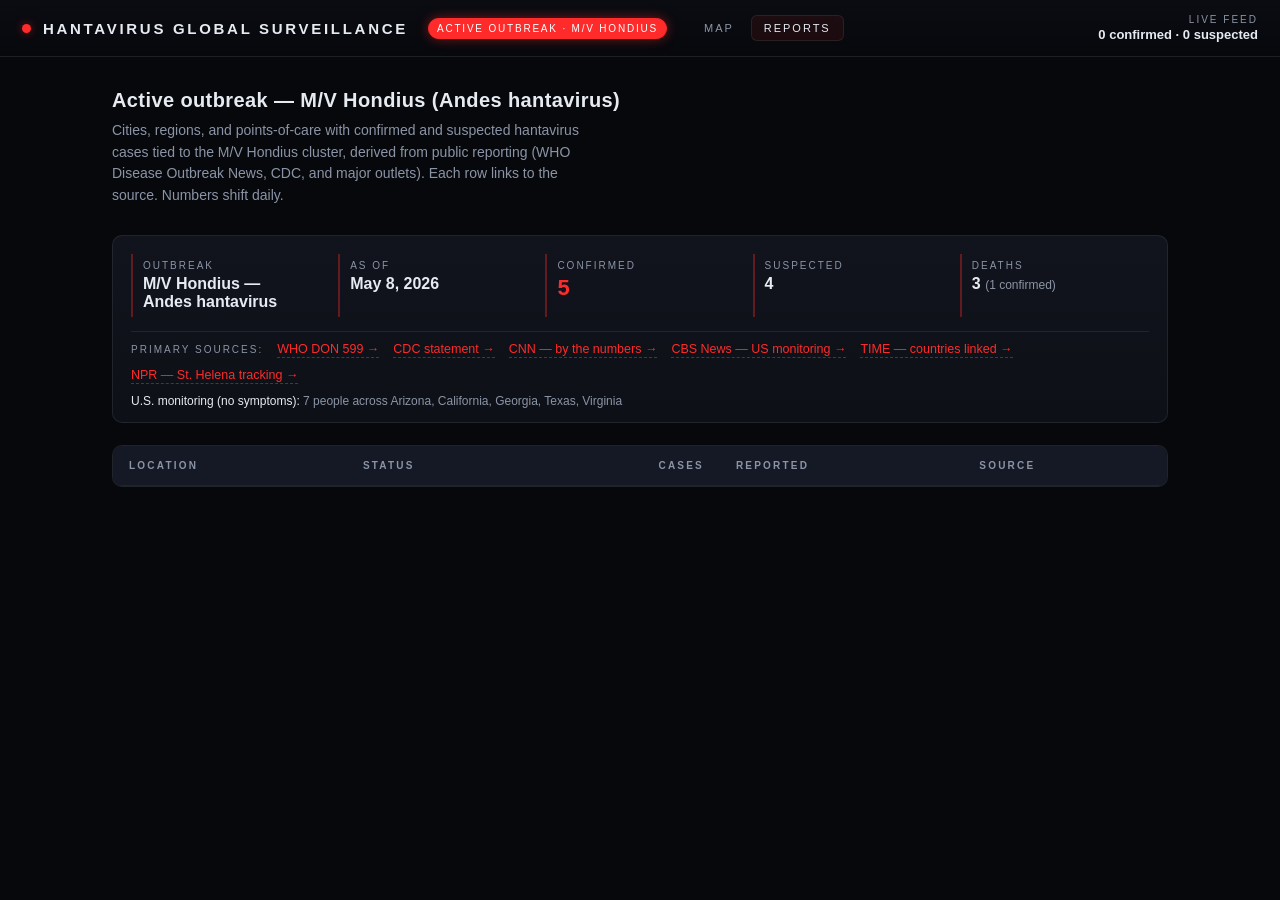
<file: reports.html>
<!DOCTYPE html>
<html lang="en">
<head>
  <meta charset="UTF-8" />
  <meta name="viewport" content="width=device-width, initial-scale=1.0" />
  <title>Hantavirus Reports — Confirmed Cases</title>
  <link rel="stylesheet" href="css/styles.css" />
</head>
<body class="page-reports">
  <header class="dashboard-header">
    <div class="title-block">
      <span class="status-dot"></span>
      <h1>Hantavirus Global Surveillance</h1>
      <span class="window-chip window-chip--outbreak">Active outbreak &middot; M/V Hondius</span>
    </div>
    <nav class="dashboard-nav" aria-label="Primary">
      <a class="dashboard-nav__link" href="index.html">Map</a>
      <a class="dashboard-nav__link is-active" href="reports.html">Reports</a>
    </nav>
    <div class="meta-block">
      <span class="meta-label" id="last-updated-label">Live feed</span>
      <span class="meta-value" id="case-total">— cases tracked</span>
    </div>
  </header>

  <main class="reports-main">
    <section class="reports-intro">
      <h2>Active outbreak — M/V Hondius (Andes hantavirus)</h2>
      <p>
        Cities, regions, and points-of-care with confirmed and suspected
        hantavirus cases tied to the M/V Hondius cluster, derived from public
        reporting (WHO Disease Outbreak News, CDC, and major outlets). Each
        row links to the source. Numbers shift daily.
      </p>
    </section>

    <section id="outbreak-summary" class="outbreak-summary">
      <!-- populated by reports.js -->
    </section>

    <section class="reports-table-wrap">
      <table class="reports-table">
        <thead>
          <tr>
            <th scope="col">Location</th>
            <th scope="col">Status</th>
            <th scope="col" class="num">Cases</th>
            <th scope="col">Reported</th>
            <th scope="col">Source</th>
          </tr>
        </thead>
        <tbody id="reports-tbody">
          <!-- populated by reports.js -->
        </tbody>
      </table>
    </section>
  </main>

  <script src="data/cases.js"></script>
  <script src="js/reports.js"></script>
</body>
</html>
</file>
<file: css/styles.css>
:root {
  --bg-0: #07080c;
  --bg-1: #0d1016;
  --bg-2: #141925;
  --line: rgba(255, 255, 255, 0.08);
  --text: #e6ebf2;
  --text-dim: #8b94a6;
  --red: #ff2b2b;
  --red-soft: rgba(255, 43, 43, 0.45);
  --red-faint: rgba(255, 43, 43, 0.12);
}

* {
  box-sizing: border-box;
}

html,
body {
  margin: 0;
  padding: 0;
  height: 100%;
  background: var(--bg-0);
  color: var(--text);
  font-family: "Inter", "Helvetica Neue", Arial, sans-serif;
  -webkit-font-smoothing: antialiased;
}

body {
  display: flex;
  flex-direction: column;
}

/* ---------- Header ---------- */
.dashboard-header {
  display: flex;
  align-items: center;
  justify-content: space-between;
  padding: 14px 22px;
  background: linear-gradient(180deg, #0a0c12 0%, #07080c 100%);
  border-bottom: 1px solid var(--line);
  z-index: 500;
}

.title-block {
  display: flex;
  align-items: center;
  gap: 12px;
}

.title-block h1 {
  font-size: 15px;
  font-weight: 600;
  letter-spacing: 0.18em;
  text-transform: uppercase;
  margin: 0;
  color: var(--text);
}

.status-dot {
  width: 9px;
  height: 9px;
  border-radius: 999px;
  background: var(--red);
  box-shadow: 0 0 10px var(--red-soft);
  animation: pulse-red 2.4s infinite ease-in-out;
}

.window-chip {
  font-size: 10px;
  letter-spacing: 0.18em;
  text-transform: uppercase;
  color: var(--red);
  border: 1px solid rgba(255, 43, 43, 0.45);
  background: rgba(255, 43, 43, 0.08);
  padding: 4px 8px;
  border-radius: 999px;
  margin-left: 8px;
  white-space: nowrap;
}

.window-chip--outbreak {
  color: #fff;
  background: var(--red);
  border-color: var(--red);
  box-shadow: 0 0 12px var(--red-soft);
  animation: pulse-red 2.4s infinite ease-in-out;
}

.dashboard-nav {
  display: flex;
  gap: 4px;
  margin-left: 24px;
}

.dashboard-nav__link {
  font-size: 11px;
  letter-spacing: 0.18em;
  text-transform: uppercase;
  color: var(--text-dim);
  text-decoration: none;
  padding: 6px 12px;
  border-radius: 6px;
  border: 1px solid transparent;
  transition: color 0.15s ease, background 0.15s ease, border-color 0.15s ease;
}

.dashboard-nav__link:hover {
  color: var(--text);
  background: rgba(255, 255, 255, 0.04);
}

.dashboard-nav__link.is-active {
  color: var(--text);
  border-color: var(--line);
  background: rgba(255, 43, 43, 0.08);
}

.meta-block {
  display: flex;
  flex-direction: column;
  align-items: flex-end;
  gap: 2px;
  margin-left: auto;
}

.meta-label {
  font-size: 10px;
  letter-spacing: 0.2em;
  text-transform: uppercase;
  color: var(--text-dim);
}

.meta-label.is-stale {
  color: #ffb84d;
}

.meta-value {
  font-size: 13px;
  font-weight: 600;
  color: var(--text);
}

/* ---------- Map ---------- */
main {
  position: relative;
  flex: 1;
  min-height: 0;
}

#map {
  position: absolute;
  inset: 0;
  background: var(--bg-0);
}

.leaflet-container {
  background: #07080c;
  font-family: inherit;
}

.leaflet-control-attribution {
  background: rgba(7, 8, 12, 0.7) !important;
  color: var(--text-dim) !important;
  border: 1px solid var(--line);
}

.leaflet-control-attribution a {
  color: var(--text) !important;
}

.leaflet-control-zoom a {
  background: #0d1016 !important;
  color: var(--text) !important;
  border: 1px solid var(--line) !important;
}

.leaflet-control-zoom a:hover {
  background: #141925 !important;
}

/* ---------- Case markers ---------- */
.case-marker-wrap {
  pointer-events: auto;
  display: flex;
  align-items: center;
  justify-content: center;
}

.case-marker {
  border-radius: 999px;
  background: #ff2b2b;
  box-shadow:
    0 0 12px rgba(255, 43, 43, 0.85),
    0 0 28px rgba(255, 43, 43, 0.45),
    0 0 60px rgba(255, 43, 43, 0.25);
  animation: pulse-red 2.4s infinite ease-in-out;
}

.case-marker--medium {
  box-shadow:
    0 0 16px rgba(255, 43, 43, 0.9),
    0 0 38px rgba(255, 43, 43, 0.5),
    0 0 80px rgba(255, 43, 43, 0.28);
  animation-duration: 2.8s;
}

.case-marker--large {
  box-shadow:
    0 0 22px rgba(255, 43, 43, 0.95),
    0 0 52px rgba(255, 43, 43, 0.55),
    0 0 110px rgba(255, 43, 43, 0.32);
  animation-duration: 3.4s;
}

/* Suspected cases get a hollow ring instead of a solid red core,
   so they read as "watch-list" not "confirmed". */
.case-marker--suspected {
  background: transparent;
  border: 2px solid var(--red);
  box-shadow:
    inset 0 0 6px rgba(255, 43, 43, 0.55),
    0 0 10px rgba(255, 43, 43, 0.5),
    0 0 24px rgba(255, 43, 43, 0.25);
}

@keyframes pulse-red {
  0% {
    transform: scale(0.92);
    opacity: 0.75;
  }
  50% {
    transform: scale(1.18);
    opacity: 1;
  }
  100% {
    transform: scale(0.92);
    opacity: 0.75;
  }
}

/* ---------- Popup ---------- */
.leaflet-popup-content-wrapper {
  background: #0d1016;
  color: var(--text);
  border: 1px solid var(--red);
  border-radius: 10px;
  box-shadow:
    0 10px 30px rgba(0, 0, 0, 0.6),
    0 0 0 1px rgba(255, 43, 43, 0.18);
  padding: 0;
}

.leaflet-popup-content {
  margin: 0;
  padding: 14px 16px 12px;
  min-width: 220px;
  font-size: 13px;
  line-height: 1.45;
}

.leaflet-popup-tip {
  background: #0d1016;
  border-left: 1px solid var(--red);
  border-bottom: 1px solid var(--red);
}

.leaflet-popup-close-button {
  color: var(--text-dim) !important;
  padding: 8px 8px 0 0 !important;
}

.popup-card .popup-location {
  font-size: 11px;
  letter-spacing: 0.2em;
  text-transform: uppercase;
  color: var(--text-dim);
  margin-bottom: 4px;
}

.popup-card .popup-place {
  font-size: 15px;
  font-weight: 600;
  margin: 0 0 10px;
  color: var(--text);
}

.popup-card .popup-cases {
  display: flex;
  align-items: baseline;
  gap: 8px;
  padding: 8px 10px;
  background: var(--red-faint);
  border-left: 3px solid var(--red);
  border-radius: 4px;
  margin-bottom: 10px;
}

.popup-card .popup-cases--suspected {
  background: rgba(255, 43, 43, 0.06);
  border-left-style: dashed;
}

.popup-card .popup-cases--suspected .popup-cases-number {
  color: #ff8a8a;
}

.popup-card .popup-cases-number {
  font-size: 22px;
  font-weight: 700;
  color: var(--red);
  line-height: 1;
}

.popup-card .popup-cases-label {
  font-size: 11px;
  letter-spacing: 0.16em;
  text-transform: uppercase;
  color: var(--text-dim);
}

.popup-card .popup-meta {
  display: flex;
  flex-direction: column;
  gap: 4px;
  font-size: 12px;
  color: var(--text-dim);
}

.popup-card .popup-meta strong {
  color: var(--text);
  font-weight: 500;
}

.popup-card .popup-source {
  display: inline-block;
  margin-top: 8px;
  font-size: 12px;
  color: var(--red);
  text-decoration: none;
  border-bottom: 1px dashed rgba(255, 43, 43, 0.5);
  padding-bottom: 1px;
}

.popup-card .popup-source:hover {
  color: #ff6868;
}

/* ---------- Legend ---------- */
.legend {
  position: absolute;
  bottom: 20px;
  right: 20px;
  background: rgba(13, 16, 22, 0.92);
  backdrop-filter: blur(8px);
  border: 1px solid var(--line);
  border-radius: 10px;
  padding: 14px 16px;
  min-width: 230px;
  z-index: 500;
  box-shadow: 0 8px 28px rgba(0, 0, 0, 0.5);
}

.legend h2 {
  font-size: 10px;
  letter-spacing: 0.22em;
  text-transform: uppercase;
  color: var(--text-dim);
  margin: 0 0 10px;
  font-weight: 600;
}

.legend ul {
  list-style: none;
  padding: 0;
  margin: 0 0 12px;
  display: flex;
  flex-direction: column;
  gap: 8px;
}

.legend li {
  display: flex;
  align-items: center;
  gap: 12px;
  font-size: 12px;
  color: var(--text);
}

.legend-dot {
  display: inline-block;
  border-radius: 999px;
  background: var(--red);
  flex-shrink: 0;
}

.legend-dot--small {
  width: 8px;
  height: 8px;
  box-shadow: 0 0 6px rgba(255, 43, 43, 0.7);
}

.legend-dot--medium {
  width: 13px;
  height: 13px;
  box-shadow:
    0 0 10px rgba(255, 43, 43, 0.8),
    0 0 22px rgba(255, 43, 43, 0.4);
}

.legend-dot--large {
  width: 20px;
  height: 20px;
  box-shadow:
    0 0 14px rgba(255, 43, 43, 0.9),
    0 0 34px rgba(255, 43, 43, 0.5),
    0 0 70px rgba(255, 43, 43, 0.25);
}

.legend-dot--ring {
  background: transparent;
  border: 2px solid var(--red);
  box-shadow: 0 0 6px rgba(255, 43, 43, 0.4);
}

/* ---------- Toggle ---------- */
.toggle {
  display: flex;
  align-items: center;
  gap: 10px;
  cursor: pointer;
  padding-top: 10px;
  border-top: 1px solid var(--line);
  user-select: none;
}

.toggle input {
  position: absolute;
  opacity: 0;
  pointer-events: none;
}

.toggle-track {
  width: 30px;
  height: 16px;
  border-radius: 999px;
  background: #1a1f2c;
  border: 1px solid var(--line);
  position: relative;
  transition: background 0.2s ease;
  flex-shrink: 0;
}

.toggle-thumb {
  position: absolute;
  top: 1px;
  left: 1px;
  width: 12px;
  height: 12px;
  border-radius: 999px;
  background: var(--text-dim);
  transition: transform 0.2s ease, background 0.2s ease;
}

.toggle input:checked + .toggle-track {
  background: var(--red-faint);
  border-color: rgba(255, 43, 43, 0.5);
}

.toggle input:checked + .toggle-track .toggle-thumb {
  transform: translateX(14px);
  background: var(--red);
  box-shadow: 0 0 8px var(--red-soft);
}

.toggle-label {
  font-size: 12px;
  color: var(--text);
}

/* ---------- Heat overlay (for toggle) ---------- */
.heat-halo {
  pointer-events: none;
  border-radius: 999px;
  background: radial-gradient(
    circle,
    rgba(255, 43, 43, 0.35) 0%,
    rgba(255, 43, 43, 0.15) 45%,
    rgba(255, 43, 43, 0) 75%
  );
}

/* ---------- Reports page ---------- */
.page-reports {
  display: block;
  background: var(--bg-0);
  min-height: 100vh;
}

.reports-main {
  max-width: 1100px;
  margin: 0 auto;
  padding: 32px 22px 60px;
}

.reports-intro h2 {
  font-size: 20px;
  margin: 0 0 8px;
  color: var(--text);
  letter-spacing: 0.02em;
}

.reports-intro p {
  margin: 0 0 28px;
  color: var(--text-dim);
  max-width: 60ch;
  line-height: 1.55;
  font-size: 14px;
}

.reports-table-wrap {
  border: 1px solid var(--line);
  border-radius: 10px;
  background: var(--bg-1);
  overflow: hidden;
}

.reports-table {
  width: 100%;
  border-collapse: collapse;
  font-size: 13.5px;
  color: var(--text);
}

.reports-table thead th {
  text-align: left;
  font-size: 10px;
  letter-spacing: 0.22em;
  text-transform: uppercase;
  color: var(--text-dim);
  font-weight: 600;
  padding: 14px 16px;
  background: var(--bg-2);
  border-bottom: 1px solid var(--line);
}

.reports-table th.num,
.reports-table td.num {
  text-align: right;
  white-space: nowrap;
}

.reports-table tbody td {
  padding: 14px 16px;
  border-bottom: 1px solid var(--line);
  vertical-align: middle;
}

.reports-table tbody tr:last-child td {
  border-bottom: none;
}

.reports-table tbody tr:hover {
  background: rgba(255, 255, 255, 0.025);
}

.reports-table td.loc {
  display: flex;
  align-items: center;
  gap: 12px;
  font-weight: 500;
}

.reports-table td.num strong {
  font-size: 16px;
  color: var(--red);
  font-weight: 700;
}

.row-dot {
  display: inline-block;
  border-radius: 999px;
  background: var(--red);
  flex-shrink: 0;
}

.row-dot.tier-small {
  width: 8px;
  height: 8px;
  box-shadow: 0 0 6px rgba(255, 43, 43, 0.6);
}

.row-dot.tier-medium {
  width: 11px;
  height: 11px;
  box-shadow:
    0 0 8px rgba(255, 43, 43, 0.7),
    0 0 18px rgba(255, 43, 43, 0.35);
}

.row-dot.tier-large {
  width: 14px;
  height: 14px;
  box-shadow:
    0 0 10px rgba(255, 43, 43, 0.85),
    0 0 26px rgba(255, 43, 43, 0.45),
    0 0 50px rgba(255, 43, 43, 0.2);
}

.row-dot--suspected {
  background: transparent;
  border: 2px solid var(--red);
  box-shadow: 0 0 6px rgba(255, 43, 43, 0.4) !important;
}

.status-badge {
  display: inline-block;
  font-size: 10px;
  letter-spacing: 0.18em;
  text-transform: uppercase;
  padding: 3px 8px;
  border-radius: 999px;
  border: 1px solid;
  white-space: nowrap;
}

.status-badge--confirmed {
  color: #fff;
  background: var(--red);
  border-color: var(--red);
}

.status-badge--suspected {
  color: var(--red);
  background: rgba(255, 43, 43, 0.06);
  border-color: rgba(255, 43, 43, 0.45);
}

/* ---------- Outbreak summary banner ---------- */
.outbreak-summary {
  border: 1px solid var(--line);
  background: linear-gradient(180deg, #11141d 0%, #0d1016 100%);
  border-radius: 10px;
  padding: 18px 18px 14px;
  margin-bottom: 22px;
}

.summary-grid {
  display: grid;
  grid-template-columns: repeat(auto-fit, minmax(140px, 1fr));
  gap: 12px 18px;
  margin-bottom: 14px;
}

.summary-cell {
  display: flex;
  flex-direction: column;
  gap: 4px;
  padding: 6px 10px;
  border-left: 2px solid rgba(255, 43, 43, 0.35);
}

.summary-label {
  font-size: 10px;
  letter-spacing: 0.2em;
  text-transform: uppercase;
  color: var(--text-dim);
}

.summary-value {
  font-size: 16px;
  font-weight: 600;
  color: var(--text);
}

.summary-value em {
  font-style: normal;
  font-weight: 400;
  font-size: 12px;
  color: var(--text-dim);
}

.summary-value--red {
  color: var(--red);
  font-size: 22px;
}

.summary-sources {
  display: flex;
  flex-wrap: wrap;
  gap: 10px 14px;
  align-items: center;
  font-size: 12px;
  padding-top: 10px;
  border-top: 1px solid var(--line);
}

.summary-monitoring {
  margin-top: 10px;
  font-size: 12px;
  color: var(--text-dim);
}

.summary-monitoring strong {
  color: var(--text);
  font-weight: 500;
}

.src-link {
  color: var(--red);
  text-decoration: none;
  border-bottom: 1px dashed rgba(255, 43, 43, 0.5);
  padding-bottom: 1px;
  font-size: 12.5px;
}

.src-link:hover {
  color: #ff6868;
}

.src-empty {
  color: var(--text-dim);
}

@media (max-width: 720px) {
  .dashboard-nav {
    margin-left: 12px;
  }
  .reports-table thead {
    display: none;
  }
  .reports-table,
  .reports-table tbody,
  .reports-table tr,
  .reports-table td {
    display: block;
    width: 100%;
  }
  .reports-table tr {
    padding: 12px 14px;
    border-bottom: 1px solid var(--line);
  }
  .reports-table tbody tr:last-child {
    border-bottom: none;
  }
  .reports-table td {
    padding: 4px 0;
    border: none;
  }
  .reports-table td.num {
    text-align: left;
  }
}

@media (max-width: 600px) {
  .dashboard-header h1 {
    font-size: 12px;
  }
  .legend {
    bottom: 12px;
    right: 12px;
    left: 12px;
    min-width: 0;
  }
}
</file>
